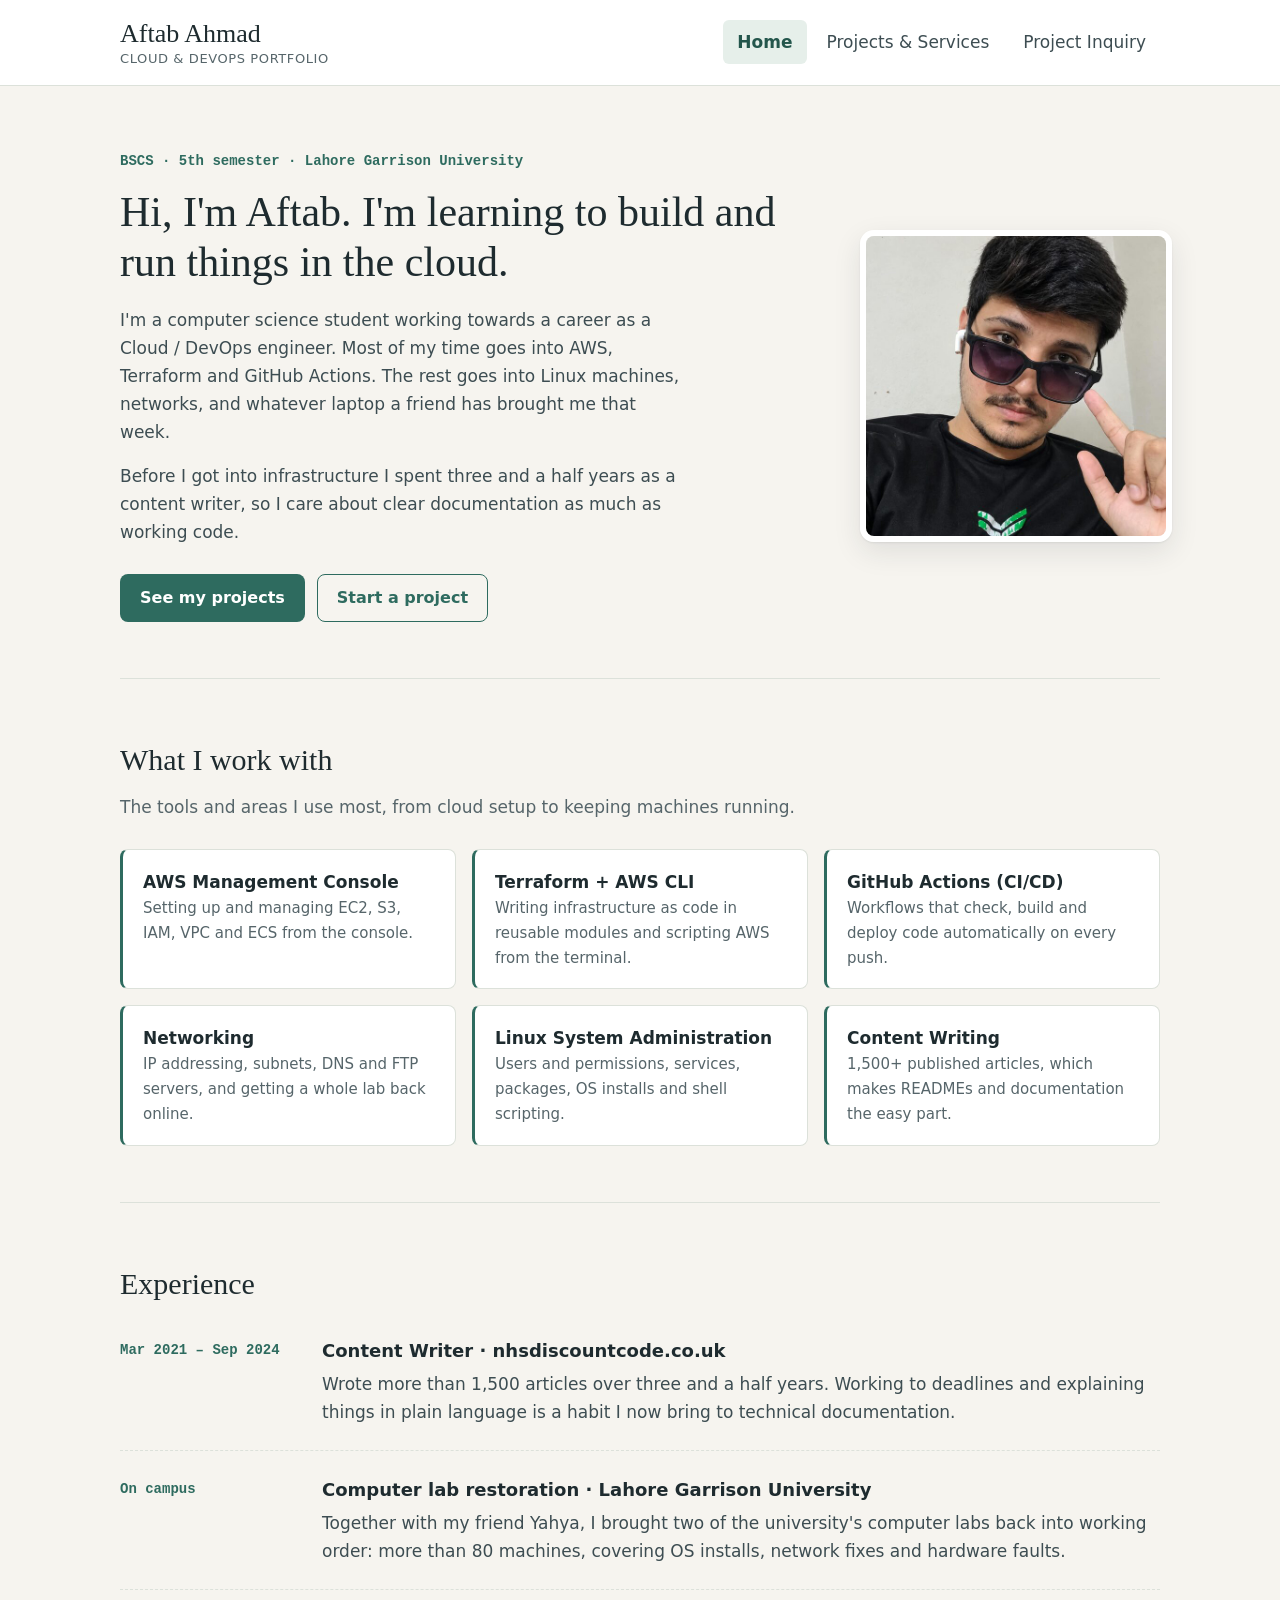
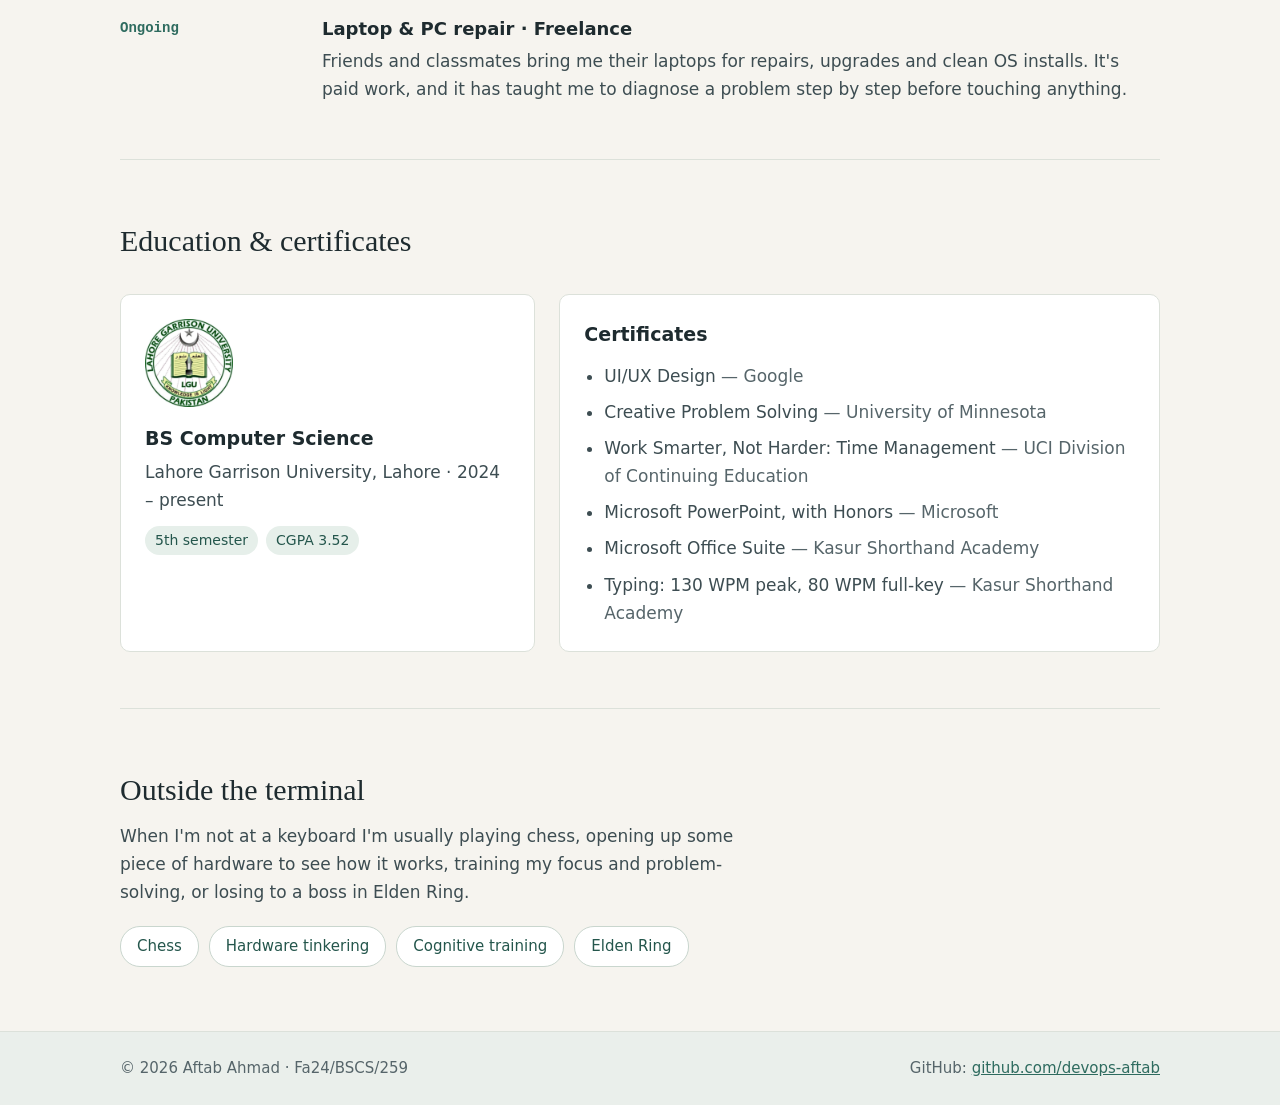
<file: index.html>
<!doctype html>
<!--
  Page 1: Home
  CSS method used on this page: INLINE CSS only (style attribute on each element).
  There is no <style> element and no linked stylesheet on this page.
-->
<html lang="en">
  <head>
    <meta charset="UTF-8" />
    <meta name="viewport" content="width=device-width, initial-scale=1" />
    <meta
      name="description"
      content="Portfolio of Aftab Ahmad, a BSCS student at Lahore Garrison University working towards a career in cloud and DevOps engineering."
    />
    <title>Aftab Ahmad | Cloud &amp; DevOps Portfolio</title>
  </head>
  <body
    style="
      margin: 0;
      background-color: #f6f4ef;
      color: #1e2b2f;
      font-family:
        &quot;Segoe UI&quot;,
        system-ui,
        -apple-system,
        Roboto,
        &quot;Helvetica Neue&quot;,
        Arial,
        sans-serif;
      font-size: 17px;
      line-height: 1.65;
    "
  >
    <!-- ===== Site header: website title and main navigation ===== -->
    <header style="background-color: #ffffff; border-bottom: 1px solid #dce1da">
      <div
        style="
          max-width: 1040px;
          margin: 0 auto;
          padding: 18px 24px;
          display: flex;
          flex-wrap: wrap;
          align-items: center;
          justify-content: space-between;
          gap: 12px 32px;
        "
      >
        <h1
          style="
            margin: 0;
            font-family:
              Georgia, &quot;Iowan Old Style&quot;,
              &quot;Palatino Linotype&quot;, serif;
            font-size: 26px;
            font-weight: normal;
            line-height: 1.2;
            color: #1e2b2f;
          "
        >
          Aftab Ahmad
          <span
            style="
              display: block;
              margin-top: 2px;
              font-family:
                &quot;Segoe UI&quot;,
                system-ui,
                -apple-system,
                Roboto,
                Arial,
                sans-serif;
              font-size: 13px;
              letter-spacing: 0.6px;
              text-transform: uppercase;
              color: #56656a;
            "
            >Cloud &amp; DevOps Portfolio</span
          >
        </h1>

        <!-- Navigation links to all three pages (relative paths) -->
        <nav aria-label="Main navigation">
          <ul
            style="
              list-style: none;
              margin: 0;
              padding: 0;
              display: flex;
              flex-wrap: wrap;
              gap: 6px;
            "
          >
            <li>
              <a
                href="index.html"
                aria-current="page"
                style="
                  display: inline-block;
                  padding: 8px 14px;
                  border-radius: 6px;
                  background-color: #e6efea;
                  color: #24564c;
                  font-weight: 600;
                  text-decoration: none;
                "
                >Home</a
              >
            </li>
            <li>
              <a
                href="information.html"
                style="
                  display: inline-block;
                  padding: 8px 14px;
                  border-radius: 6px;
                  color: #3d4d52;
                  text-decoration: none;
                "
                >Projects &amp; Services</a
              >
            </li>
            <li>
              <a
                href="registration.html"
                style="
                  display: inline-block;
                  padding: 8px 14px;
                  border-radius: 6px;
                  color: #3d4d52;
                  text-decoration: none;
                "
                >Project Inquiry</a
              >
            </li>
          </ul>
        </nav>
      </div>
    </header>

    <!-- ===== Main content ===== -->
    <main style="max-width: 1040px; margin: 0 auto; padding: 0 24px">
      <!-- Section 1: Introduction with profile photo -->
      <section
        id="about"
        style="
          display: flex;
          flex-wrap: wrap;
          align-items: center;
          gap: 40px 56px;
          padding: 64px 0 56px;
          border-bottom: 1px solid #dce1da;
        "
      >
        <div style="flex: 1 1 380px">
          <p
            style="
              margin: 0 0 14px;
              font-family: Consolas, Menlo, &quot;Courier New&quot;, monospace;
              font-size: 14px;
              color: #2e6b5f;
            "
          >
            <strong
              >BSCS &middot; 5th semester &middot; Lahore Garrison
              University</strong
            >
          </p>
          <h2
            style="
              margin: 0 0 18px;
              font-family:
                Georgia, &quot;Iowan Old Style&quot;,
                &quot;Palatino Linotype&quot;, serif;
              font-weight: normal;
              font-size: clamp(30px, 5vw, 42px);
              line-height: 1.2;
              color: #1e2b2f;
            "
          >
            Hi, I'm Aftab. I'm learning to build and run things in the cloud.
          </h2>
          <p style="margin: 0 0 16px; color: #3d4d52; max-width: 560px">
            I'm a computer science student working towards a career as a Cloud /
            DevOps engineer. Most of my time goes into AWS, Terraform and GitHub
            Actions. The rest goes into Linux machines, networks, and whatever
            laptop a friend has brought me that week.
          </p>
          <p style="margin: 0 0 28px; color: #3d4d52; max-width: 560px">
            Before I got into infrastructure I spent three and a half years as a
            content writer, so I care about clear documentation as much as
            working code.
          </p>
          <p style="margin: 0; display: flex; flex-wrap: wrap; gap: 12px">
            <a
              href="information.html"
              style="
                display: inline-block;
                padding: 11px 20px;
                border-radius: 8px;
                background-color: #2e6b5f;
                color: #ffffff;
                text-decoration: none;
                font-weight: 600;
                font-size: 16px;
              "
              >See my projects</a
            >
            <a
              href="registration.html"
              style="
                display: inline-block;
                padding: 10px 19px;
                border-radius: 8px;
                border: 1px solid #2e6b5f;
                color: #2e6b5f;
                text-decoration: none;
                font-weight: 600;
                font-size: 16px;
              "
              >Start a project</a
            >
          </p>
        </div>
        <div style="flex: 0 1 300px">
          <img
            src="images/aftab-ahmad.jpg"
            alt="Portrait of Aftab Ahmad wearing dark sunglasses and a black T-shirt"
            width="300"
            height="300"
            style="
              display: block;
              width: 100%;
              max-width: 300px;
              height: auto;
              border-radius: 14px;
              border: 6px solid #ffffff;
              box-shadow:
                0 1px 2px rgba(30, 43, 47, 0.08),
                0 10px 28px rgba(30, 43, 47, 0.1);
            "
          />
        </div>
      </section>

      <!-- Section 2: Skills list (unordered list with six items) -->
      <section
        id="skills"
        style="padding: 56px 0; border-bottom: 1px solid #dce1da"
      >
        <h2
          style="
            margin: 0 0 8px;
            font-family:
              Georgia, &quot;Iowan Old Style&quot;,
              &quot;Palatino Linotype&quot;, serif;
            font-weight: normal;
            font-size: 30px;
            color: #1e2b2f;
          "
        >
          What I work with
        </h2>
        <p style="margin: 0 0 28px; color: #56656a">
          The tools and areas I use most, from cloud setup to keeping machines
          running.
        </p>
        <ul
          style="
            list-style: none;
            margin: 0;
            padding: 0;
            display: grid;
            grid-template-columns: repeat(auto-fit, minmax(260px, 1fr));
            gap: 16px;
          "
        >
          <li
            style="
              background-color: #ffffff;
              border: 1px solid #dce1da;
              border-left: 3px solid #2e6b5f;
              border-radius: 8px;
              padding: 18px 20px;
            "
          >
            <strong style="display: block; font-weight: 600; color: #1e2b2f"
              >AWS Management Console</strong
            >
            <span style="display: block; font-size: 15px; color: #56656a"
              >Setting up and managing EC2, S3, IAM, VPC and ECS from the
              console.</span
            >
          </li>
          <li
            style="
              background-color: #ffffff;
              border: 1px solid #dce1da;
              border-left: 3px solid #2e6b5f;
              border-radius: 8px;
              padding: 18px 20px;
            "
          >
            <strong style="display: block; font-weight: 600; color: #1e2b2f"
              >Terraform + AWS CLI</strong
            >
            <span style="display: block; font-size: 15px; color: #56656a"
              >Writing infrastructure as code in reusable modules and scripting
              AWS from the terminal.</span
            >
          </li>
          <li
            style="
              background-color: #ffffff;
              border: 1px solid #dce1da;
              border-left: 3px solid #2e6b5f;
              border-radius: 8px;
              padding: 18px 20px;
            "
          >
            <strong style="display: block; font-weight: 600; color: #1e2b2f"
              >GitHub Actions (CI/CD)</strong
            >
            <span style="display: block; font-size: 15px; color: #56656a"
              >Workflows that check, build and deploy code automatically on
              every push.</span
            >
          </li>
          <li
            style="
              background-color: #ffffff;
              border: 1px solid #dce1da;
              border-left: 3px solid #2e6b5f;
              border-radius: 8px;
              padding: 18px 20px;
            "
          >
            <strong style="display: block; font-weight: 600; color: #1e2b2f"
              >Networking</strong
            >
            <span style="display: block; font-size: 15px; color: #56656a"
              >IP addressing, subnets, DNS and FTP servers, and getting a whole
              lab back online.</span
            >
          </li>
          <li
            style="
              background-color: #ffffff;
              border: 1px solid #dce1da;
              border-left: 3px solid #2e6b5f;
              border-radius: 8px;
              padding: 18px 20px;
            "
          >
            <strong style="display: block; font-weight: 600; color: #1e2b2f"
              >Linux System Administration</strong
            >
            <span style="display: block; font-size: 15px; color: #56656a"
              >Users and permissions, services, packages, OS installs and shell
              scripting.</span
            >
          </li>
          <li
            style="
              background-color: #ffffff;
              border: 1px solid #dce1da;
              border-left: 3px solid #2e6b5f;
              border-radius: 8px;
              padding: 18px 20px;
            "
          >
            <strong style="display: block; font-weight: 600; color: #1e2b2f"
              >Content Writing</strong
            >
            <span style="display: block; font-size: 15px; color: #56656a"
              >1,500+ published articles, which makes READMEs and documentation
              the easy part.</span
            >
          </li>
        </ul>
      </section>

      <!-- Section 3: Work and hands-on experience -->
      <section
        id="experience"
        style="padding: 56px 0; border-bottom: 1px solid #dce1da"
      >
        <h2
          style="
            margin: 0 0 28px;
            font-family:
              Georgia, &quot;Iowan Old Style&quot;,
              &quot;Palatino Linotype&quot;, serif;
            font-weight: normal;
            font-size: 30px;
            color: #1e2b2f;
          "
        >
          Experience
        </h2>
        <ul style="list-style: none; margin: 0; padding: 0">
          <li
            style="
              display: flex;
              flex-wrap: wrap;
              gap: 4px 32px;
              padding: 0 0 24px;
              margin: 0 0 24px;
              border-bottom: 1px dashed #dce1da;
            "
          >
            <span
              style="
                flex: 0 0 170px;
                font-family:
                  Consolas, Menlo, &quot;Courier New&quot;, monospace;
                font-size: 14px;
                color: #2e6b5f;
                padding-top: 3px;
              "
              ><strong>Mar 2021 &ndash; Sep 2024</strong></span
            >
            <div style="flex: 1 1 400px">
              <h3
                style="
                  margin: 0 0 4px;
                  font-size: 18px;
                  font-weight: 600;
                  color: #1e2b2f;
                "
              >
                Content Writer &middot; nhsdiscountcode.co.uk
              </h3>
              <p style="margin: 0; color: #3d4d52">
                Wrote more than 1,500 articles over three and a half years.
                Working to deadlines and explaining things in plain language is
                a habit I now bring to technical documentation.
              </p>
            </div>
          </li>
          <li
            style="
              display: flex;
              flex-wrap: wrap;
              gap: 4px 32px;
              padding: 0 0 24px;
              margin: 0 0 24px;
              border-bottom: 1px dashed #dce1da;
            "
          >
            <span
              style="
                flex: 0 0 170px;
                font-family:
                  Consolas, Menlo, &quot;Courier New&quot;, monospace;
                font-size: 14px;
                color: #2e6b5f;
                padding-top: 3px;
              "
              ><strong>On campus</strong></span
            >
            <div style="flex: 1 1 400px">
              <h3
                style="
                  margin: 0 0 4px;
                  font-size: 18px;
                  font-weight: 600;
                  color: #1e2b2f;
                "
              >
                Computer lab restoration &middot; Lahore Garrison University
              </h3>
              <p style="margin: 0; color: #3d4d52">
                Together with my friend Yahya, I brought two of the university's
                computer labs back into working order: more than 80 machines,
                covering OS installs, network fixes and hardware faults.
              </p>
            </div>
          </li>
          <li style="display: flex; flex-wrap: wrap; gap: 4px 32px">
            <span
              style="
                flex: 0 0 170px;
                font-family:
                  Consolas, Menlo, &quot;Courier New&quot;, monospace;
                font-size: 14px;
                color: #2e6b5f;
                padding-top: 3px;
              "
              ><strong>Ongoing</strong></span
            >
            <div style="flex: 1 1 400px">
              <h3
                style="
                  margin: 0 0 4px;
                  font-size: 18px;
                  font-weight: 600;
                  color: #1e2b2f;
                "
              >
                Laptop &amp; PC repair &middot; Freelance
              </h3>
              <p style="margin: 0; color: #3d4d52">
                Friends and classmates bring me their laptops for repairs,
                upgrades and clean OS installs. It's paid work, and it has
                taught me to diagnose a problem step by step before touching
                anything.
              </p>
            </div>
          </li>
        </ul>
      </section>

      <!-- Section 4: Education and certificates -->
      <section
        id="education"
        style="padding: 56px 0; border-bottom: 1px solid #dce1da"
      >
        <h2
          style="
            margin: 0 0 28px;
            font-family:
              Georgia, &quot;Iowan Old Style&quot;,
              &quot;Palatino Linotype&quot;, serif;
            font-weight: normal;
            font-size: 30px;
            color: #1e2b2f;
          "
        >
          Education &amp; certificates
        </h2>
        <div style="display: flex; flex-wrap: wrap; gap: 24px">
          <!-- Education card with university crest -->
          <div
            style="
              flex: 1 1 300px;
              background-color: #ffffff;
              border: 1px solid #dce1da;
              border-radius: 10px;
              padding: 24px;
            "
          >
            <img
              src="images/lgu-logo.png"
              alt="Lahore Garrison University crest with an open book, a pen nib and the motto Knowledge is Light"
              width="88"
              height="88"
              style="
                display: block;
                width: 88px;
                height: 88px;
                margin: 0 0 16px;
              "
            />
            <h3
              style="
                margin: 0 0 4px;
                font-size: 19px;
                font-weight: 600;
                color: #1e2b2f;
              "
            >
              BS Computer Science
            </h3>
            <p style="margin: 0 0 12px; color: #3d4d52">
              Lahore Garrison University, Lahore &middot; 2024 &ndash; present
            </p>
            <p style="margin: 0; display: flex; flex-wrap: wrap; gap: 8px">
              <span
                style="
                  display: inline-block;
                  padding: 3px 10px;
                  border-radius: 20px;
                  background-color: #e6efea;
                  color: #24564c;
                  font-size: 14px;
                "
                >5th semester</span
              >
              <span
                style="
                  display: inline-block;
                  padding: 3px 10px;
                  border-radius: 20px;
                  background-color: #e6efea;
                  color: #24564c;
                  font-size: 14px;
                "
                >CGPA 3.52</span
              >
            </p>
          </div>

          <!-- Certificates list -->
          <div
            style="
              flex: 2 1 420px;
              background-color: #ffffff;
              border: 1px solid #dce1da;
              border-radius: 10px;
              padding: 24px;
            "
          >
            <h3
              style="
                margin: 0 0 12px;
                font-size: 19px;
                font-weight: 600;
                color: #1e2b2f;
              "
            >
              Certificates
            </h3>
            <ul style="margin: 0; padding: 0 0 0 20px; color: #3d4d52">
              <li style="margin: 0 0 8px">
                UI/UX Design <span style="color: #56656a">&mdash; Google</span>
              </li>
              <li style="margin: 0 0 8px">
                Creative Problem Solving
                <span style="color: #56656a"
                  >&mdash; University of Minnesota</span
                >
              </li>
              <li style="margin: 0 0 8px">
                Work Smarter, Not Harder: Time Management
                <span style="color: #56656a"
                  >&mdash; UCI Division of Continuing Education</span
                >
              </li>
              <li style="margin: 0 0 8px">
                Microsoft PowerPoint, with Honors
                <span style="color: #56656a">&mdash; Microsoft</span>
              </li>
              <li style="margin: 0 0 8px">
                Microsoft Office Suite
                <span style="color: #56656a"
                  >&mdash; Kasur Shorthand Academy</span
                >
              </li>
              <li style="margin: 0">
                Typing: 130 WPM peak, 80 WPM full-key
                <span style="color: #56656a"
                  >&mdash; Kasur Shorthand Academy</span
                >
              </li>
            </ul>
          </div>
        </div>
      </section>

      <!-- Section 5: Hobbies -->
      <section id="hobbies" style="padding: 56px 0 64px">
        <h2
          style="
            margin: 0 0 8px;
            font-family:
              Georgia, &quot;Iowan Old Style&quot;,
              &quot;Palatino Linotype&quot;, serif;
            font-weight: normal;
            font-size: 30px;
            color: #1e2b2f;
          "
        >
          Outside the terminal
        </h2>
        <p style="margin: 0 0 20px; color: #3d4d52; max-width: 620px">
          When I'm not at a keyboard I'm usually playing chess, opening up some
          piece of hardware to see how it works, training my focus and
          problem-solving, or losing to a boss in Elden Ring.
        </p>
        <ul
          style="
            list-style: none;
            margin: 0;
            padding: 0;
            display: flex;
            flex-wrap: wrap;
            gap: 10px;
          "
        >
          <li
            style="
              padding: 7px 16px;
              border: 1px solid #c9d6ce;
              border-radius: 20px;
              background-color: #ffffff;
              color: #24564c;
              font-size: 15px;
            "
          >
            Chess
          </li>
          <li
            style="
              padding: 7px 16px;
              border: 1px solid #c9d6ce;
              border-radius: 20px;
              background-color: #ffffff;
              color: #24564c;
              font-size: 15px;
            "
          >
            Hardware tinkering
          </li>
          <li
            style="
              padding: 7px 16px;
              border: 1px solid #c9d6ce;
              border-radius: 20px;
              background-color: #ffffff;
              color: #24564c;
              font-size: 15px;
            "
          >
            Cognitive training
          </li>
          <li
            style="
              padding: 7px 16px;
              border: 1px solid #c9d6ce;
              border-radius: 20px;
              background-color: #ffffff;
              color: #24564c;
              font-size: 15px;
            "
          >
            Elden Ring
          </li>
        </ul>
      </section>
    </main>

    <!-- ===== Footer: copyright and contact information ===== -->
    <footer
      style="
        background-color: #eaefeb;
        border-top: 1px solid #dce1da;
        color: #56656a;
        font-size: 15px;
      "
    >
      <div
        style="
          max-width: 1040px;
          margin: 0 auto;
          padding: 24px;
          display: flex;
          flex-wrap: wrap;
          justify-content: space-between;
          gap: 8px 24px;
        "
      >
        <p style="margin: 0">&copy; 2026 Aftab Ahmad &middot; Fa24/BSCS/259</p>
        <address style="margin: 0; font-style: normal">
          GitHub:
          <a href="https://github.com/devops-aftab" style="color: #2e6b5f"
            >github.com/devops-aftab</a
          >
        </address>
      </div>
    </footer>
  </body>
</html>
</file>
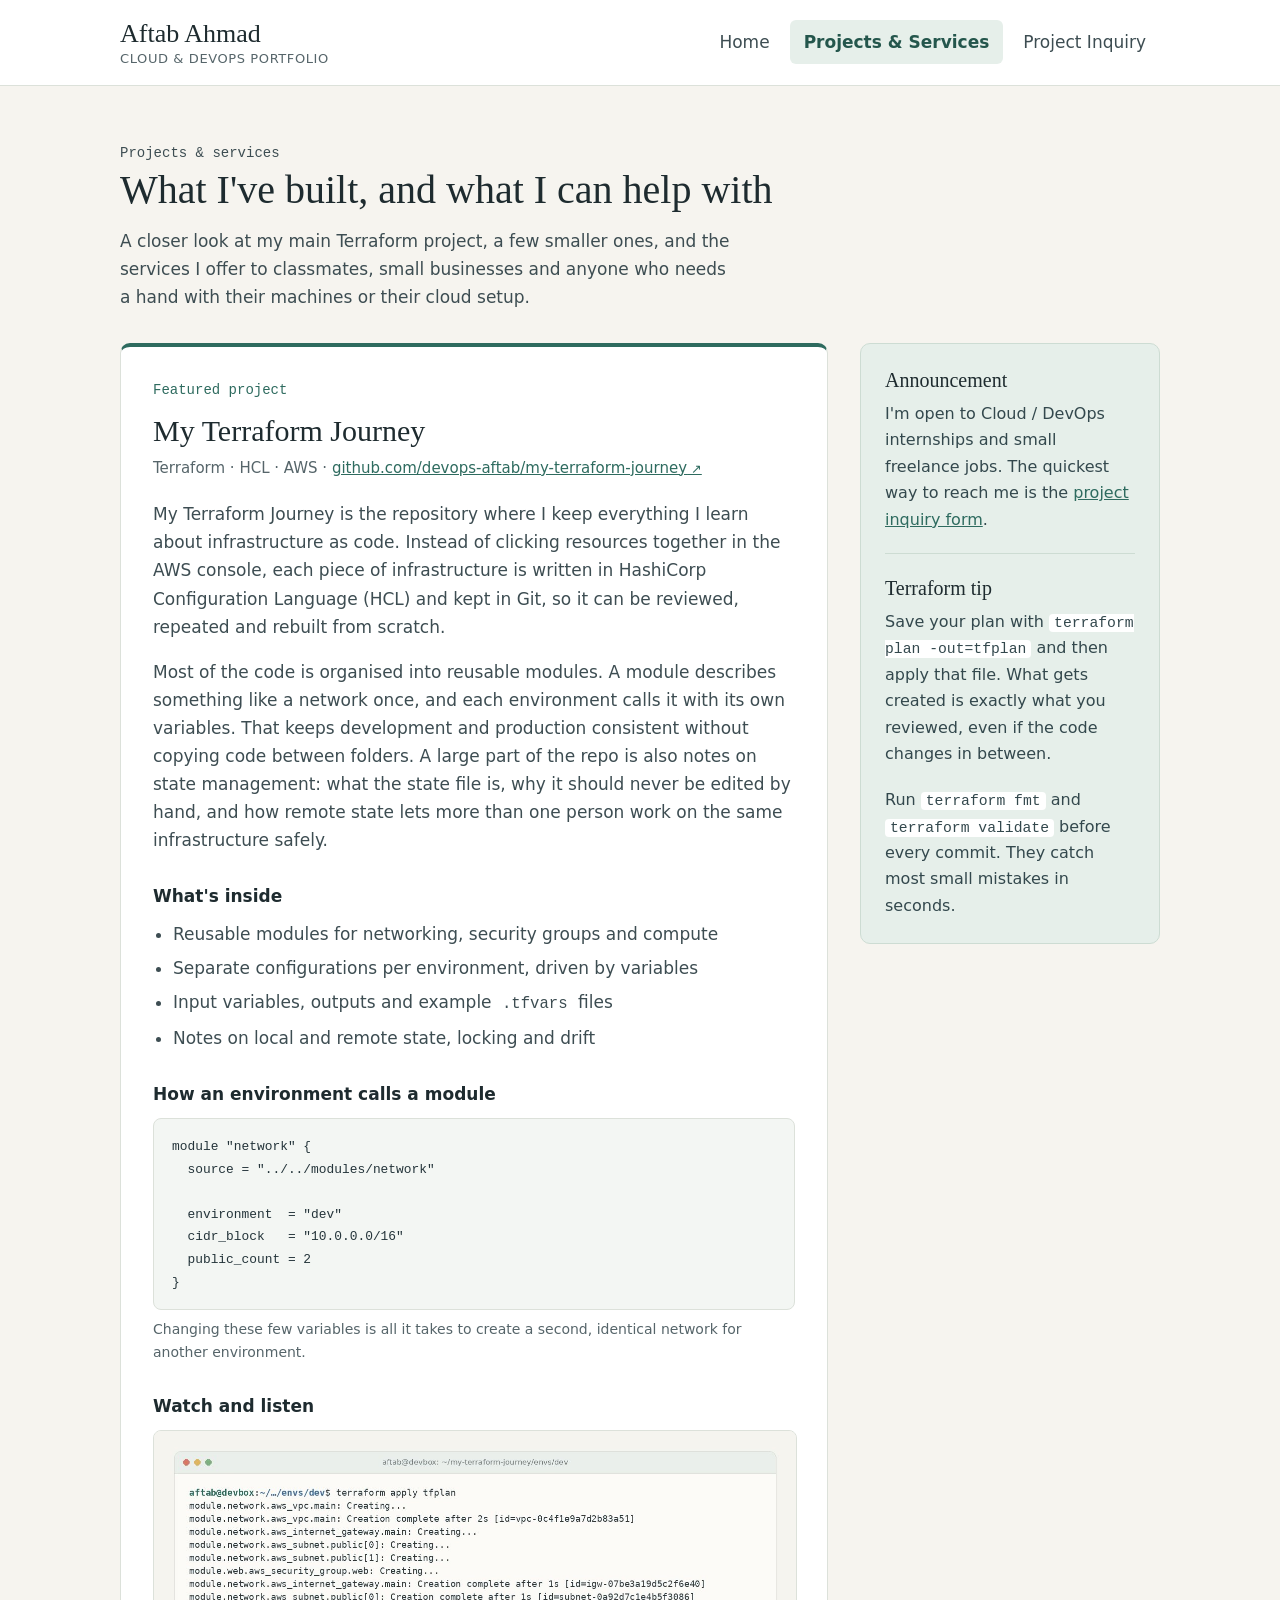
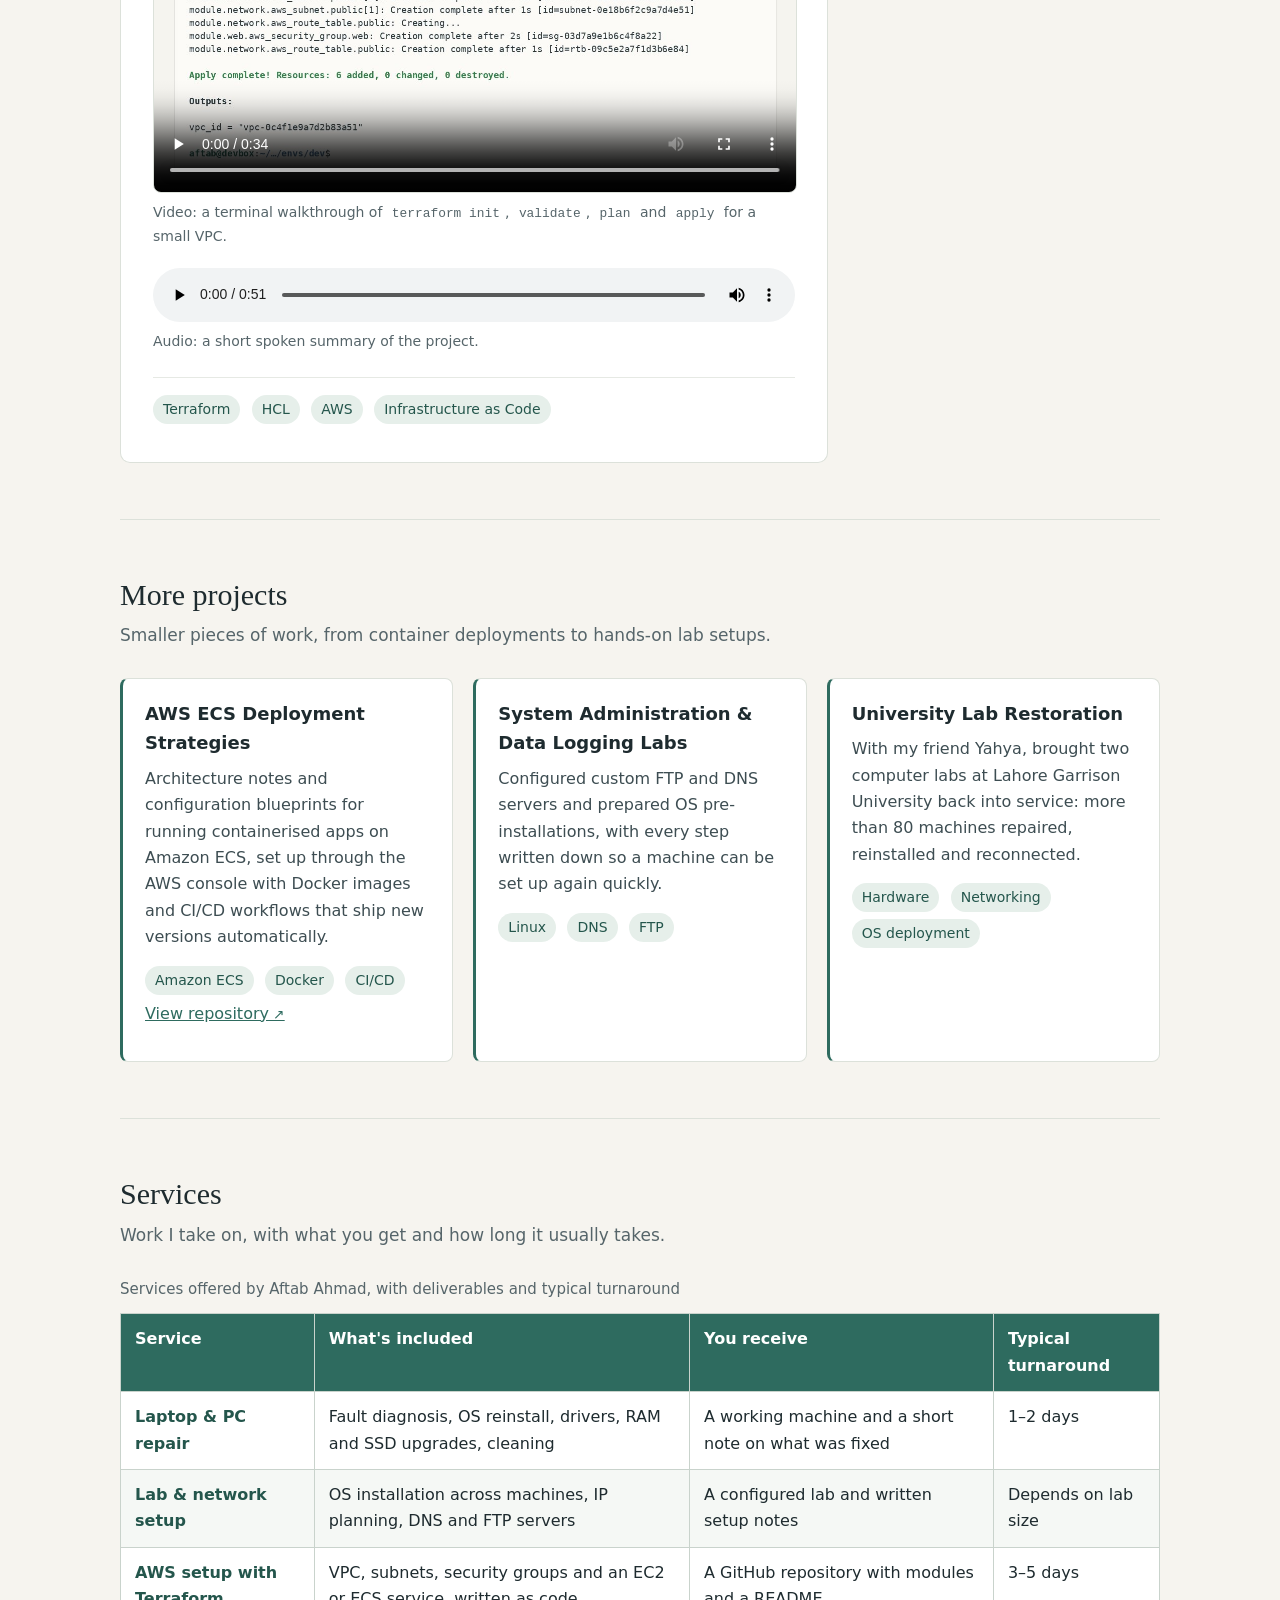
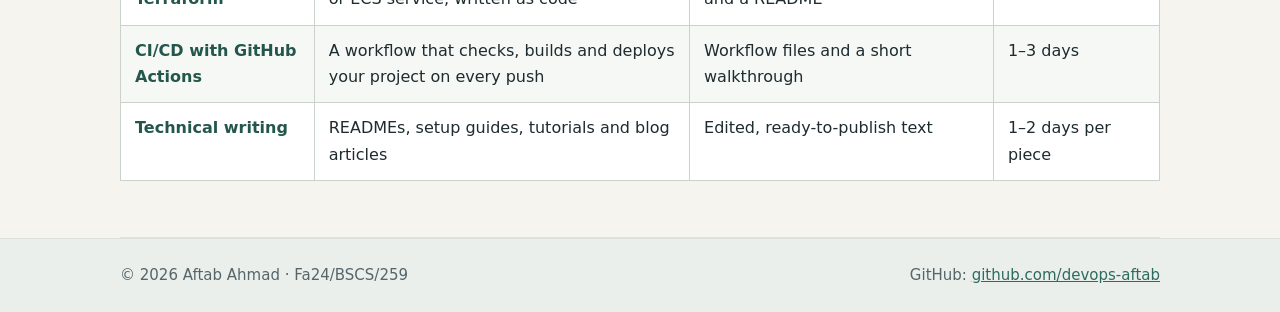
<file: information.html>
<!DOCTYPE html>
<!--
  Page 2: Information (projects and services)
  CSS method used on this page: EMBEDDED CSS only (one <style> element in the <head>).
-->
<html lang="en">
<head>
  <meta charset="UTF-8">
  <meta name="viewport" content="width=device-width, initial-scale=1">
  <meta name="description" content="Projects and services by Aftab Ahmad: Terraform, AWS ECS, Linux system administration, lab setup and laptop repair.">
  <title>Projects &amp; Services | Aftab Ahmad</title>

  <!-- ===== Embedded stylesheet for this page ===== -->
  <style>
    /* ---------- Page base ---------- */

    /* Element selector: base colours and typography for the whole page */
    body {
      margin: 0;
      background-color: #f6f4ef;
      color: #1e2b2f;
      font-family: "Segoe UI", system-ui, -apple-system, Roboto, "Helvetica Neue", Arial, sans-serif;
      font-size: 17px;
      line-height: 1.65;
    }

    /* Element selector: section and article headings use a serif face */
    h2,
    h3 {
      font-family: Georgia, "Iowan Old Style", "Palatino Linotype", serif;
      font-weight: normal;
      color: #1e2b2f;
      line-height: 1.25;
    }

    /* Element selector: links */
    a {
      color: #2e6b5f;
    }

    a:hover {
      color: #1b453d;
    }

    /* Class selector: centred page width shared by header, main and footer */
    .container {
      max-width: 1040px;
      margin: 0 auto;
      padding: 0 24px;
    }

    /* ---------- Site header and navigation ---------- */

    /* Class selector: white header bar with a thin bottom border */
    .site-header {
      background-color: #ffffff;
      border-bottom: 1px solid #dce1da;
    }

    .site-header .container {
      display: flex;
      flex-wrap: wrap;
      align-items: center;
      justify-content: space-between;
      gap: 12px 32px;
      padding-top: 18px;
      padding-bottom: 18px;
    }

    .site-title {
      margin: 0;
      font-family: Georgia, "Iowan Old Style", "Palatino Linotype", serif;
      font-size: 26px;
      font-weight: normal;
      line-height: 1.2;
    }

    .site-title span {
      display: block;
      margin-top: 2px;
      font-family: "Segoe UI", system-ui, -apple-system, Roboto, Arial, sans-serif;
      font-size: 13px;
      letter-spacing: 0.6px;
      text-transform: uppercase;
      color: #56656a;
    }

    nav ul {
      list-style: none;
      margin: 0;
      padding: 0;
      display: flex;
      flex-wrap: wrap;
      gap: 6px;
    }

    nav a {
      display: inline-block;
      padding: 8px 14px;
      border-radius: 6px;
      color: #3d4d52;
      text-decoration: none;
    }

    nav a:hover {
      background-color: #eef2ee;
      color: #1e2b2f;
    }

    /* Attribute selector: highlights the link for the page you are on */
    nav a[aria-current="page"] {
      background-color: #e6efea;
      color: #24564c;
      font-weight: 600;
    }

    /* ---------- Page introduction ---------- */

    .page-intro {
      padding: 56px 0 32px;
    }

    .eyebrow {
      margin: 0 0 10px;
      font-family: Consolas, Menlo, "Courier New", monospace;
      font-size: 14px;
      color: #2e6b5f;
    }

    .page-intro h2 {
      margin: 0 0 12px;
      font-size: clamp(30px, 5vw, 40px);
    }

    .page-intro p {
      margin: 0;
      max-width: 620px;
      color: #3d4d52;
    }

    /* ---------- Featured project: article + aside ---------- */

    .layout {
      display: grid;
      grid-template-columns: minmax(0, 1fr) 300px;
      gap: 32px;
      align-items: start;
      padding-bottom: 56px;
      border-bottom: 1px solid #dce1da;
    }

    /* ID selector: the featured project article gets a white card with a sage top border */
    #featured-project {
      background-color: #ffffff;
      border: 1px solid #dce1da;
      border-top: 4px solid #2e6b5f;
      border-radius: 10px;
      padding: 32px;
    }

    article h3 {
      margin: 0 0 6px;
      font-size: 30px;
    }

    article h4 {
      margin: 28px 0 10px;
      font-size: 17px;
      font-weight: 600;
      color: #1e2b2f;
    }

    article p {
      color: #3d4d52;
    }

    article ul {
      margin: 0;
      padding-left: 20px;
      color: #3d4d52;
    }

    article li {
      margin-bottom: 6px;
    }

    .meta {
      margin: 0 0 20px;
      font-size: 15px;
      color: #56656a;
    }

    /* Code sample inside the article */
    pre {
      margin: 0;
      padding: 16px 18px;
      overflow-x: auto;
      background-color: #f3f6f3;
      border: 1px solid #dce1da;
      border-radius: 8px;
      font-family: Consolas, Menlo, "Courier New", monospace;
      font-size: 14px;
      line-height: 1.6;
      color: #24343a;
    }

    figure {
      margin: 0 0 20px;
    }

    figcaption {
      margin-top: 8px;
      font-size: 14px;
      color: #56656a;
    }

    video {
      display: block;
      width: 100%;
      height: auto;
      border-radius: 8px;
      border: 1px solid #dce1da;
      background-color: #fbfaf7;
    }

    audio {
      display: block;
      width: 100%;
    }

    /* Class selector: small rounded labels for technologies */
    .tag {
      display: inline-block;
      margin: 0 6px 6px 0;
      padding: 3px 10px;
      border-radius: 20px;
      background-color: #e6efea;
      color: #24564c;
      font-size: 14px;
    }

    .article-footer {
      margin-top: 24px;
      padding-top: 16px;
      border-top: 1px solid #e6e9e4;
    }

    /* Attribute selector: links that open in a new tab get an arrow after them */
    a[target="_blank"]::after {
      content: " \2197";
      font-size: 0.85em;
    }

    /* Element selector: the aside sits next to the article as a soft-tinted panel */
    aside {
      background-color: #e6efea;
      border: 1px solid #cddcd3;
      border-radius: 10px;
      padding: 24px;
      font-size: 16px;
    }

    aside h3 {
      margin: 0 0 8px;
      font-size: 20px;
    }

    aside p {
      margin: 0 0 20px;
      color: #33484d;
    }

    aside p:last-child {
      margin-bottom: 0;
    }

    /* Class selector: the announcement block inside the aside */
    .notice {
      margin-bottom: 22px;
      padding-bottom: 20px;
      border-bottom: 1px solid #cddcd3;
    }

    aside code,
    article code {
      font-family: Consolas, Menlo, "Courier New", monospace;
      font-size: 0.92em;
      background-color: #ffffff;
      padding: 1px 5px;
      border-radius: 4px;
    }

    pre code {
      padding: 0;
      background: none;
    }

    /* ---------- More projects ---------- */

    .block {
      padding: 56px 0;
      border-bottom: 1px solid #dce1da;
    }

    .block > h3 {
      margin: 0 0 8px;
      font-size: 30px;
    }

    .block-intro {
      margin: 0 0 28px;
      color: #56656a;
    }

    .project-grid {
      display: grid;
      grid-template-columns: repeat(auto-fit, minmax(260px, 1fr));
      gap: 20px;
    }

    /* Class selector: cards for the smaller projects */
    .project-card {
      background-color: #ffffff;
      border: 1px solid #dce1da;
      border-left: 3px solid #2e6b5f;
      border-radius: 8px;
      padding: 20px 22px;
    }

    .project-card h4 {
      margin: 0 0 8px;
      font-size: 18px;
      font-weight: 600;
      color: #1e2b2f;
    }

    .project-card p {
      margin: 0 0 14px;
      font-size: 16px;
      color: #3d4d52;
    }

    /* ---------- Services table ---------- */

    .table-wrap {
      overflow-x: auto;
    }

    /* Element selector: table with collapsed, visible borders */
    table {
      width: 100%;
      min-width: 640px;
      border-collapse: collapse;
      background-color: #ffffff;
      border: 1px solid #c9d3cc;
      font-size: 16px;
    }

    caption {
      caption-side: top;
      text-align: left;
      padding-bottom: 12px;
      font-size: 15px;
      color: #56656a;
    }

    th,
    td {
      border: 1px solid #c9d3cc;
      padding: 12px 14px;
      text-align: left;
      vertical-align: top;
    }

    /* Header cells: distinct sage background */
    thead th {
      background-color: #2e6b5f;
      color: #ffffff;
      font-weight: 600;
    }

    tbody tr:nth-child(even) {
      background-color: #f5f8f5;
    }

    /* Attribute selector: the first cell in each row is a row header */
    th[scope="row"] {
      font-weight: 600;
      color: #24564c;
    }

    /* ---------- Footer ---------- */

    .site-footer {
      background-color: #eaefeb;
      border-top: 1px solid #dce1da;
      color: #56656a;
      font-size: 15px;
    }

    .site-footer .container {
      display: flex;
      flex-wrap: wrap;
      justify-content: space-between;
      gap: 8px 24px;
      padding-top: 24px;
      padding-bottom: 24px;
    }

    .site-footer p,
    .site-footer address {
      margin: 0;
      font-style: normal;
    }

    /* ---------- Smaller screens ---------- */
    @media (max-width: 860px) {
      .layout {
        grid-template-columns: 1fr;
      }

      #featured-project {
        padding: 24px 20px;
      }
    }
  </style>
</head>
<body>

  <!-- ===== Site header: website title and main navigation ===== -->
  <header class="site-header">
    <div class="container">
      <h1 class="site-title">Aftab Ahmad <span>Cloud &amp; DevOps Portfolio</span></h1>

      <!-- Navigation links to all three pages -->
      <nav aria-label="Main navigation">
        <ul>
          <li><a href="index.html">Home</a></li>
          <li><a href="information.html" aria-current="page">Projects &amp; Services</a></li>
          <li><a href="registration.html">Project Inquiry</a></li>
        </ul>
      </nav>
    </div>
  </header>

  <!-- ===== Main content ===== -->
  <main class="container">

    <!-- Page introduction -->
    <div class="page-intro">
      <p class="eyebrow">Projects &amp; services</p>
      <h2>What I've built, and what I can help with</h2>
      <p>A closer look at my main Terraform project, a few smaller ones, and the services I offer to classmates, small businesses and anyone who needs a hand with their machines or their cloud setup.</p>
    </div>

    <!-- Featured project (article) with related information (aside) -->
    <div class="layout">

      <!-- Article: a self-contained description of one project -->
      <article id="featured-project">
        <p class="eyebrow">Featured project</p>
        <h3>My Terraform Journey</h3>
        <p class="meta">Terraform &middot; HCL &middot; AWS &middot; <a href="https://github.com/devops-aftab/my-terraform-journey" target="_blank" rel="noopener">github.com/devops-aftab/my-terraform-journey</a></p>

        <p>My Terraform Journey is the repository where I keep everything I learn about infrastructure as code. Instead of clicking resources together in the AWS console, each piece of infrastructure is written in HashiCorp Configuration Language (HCL) and kept in Git, so it can be reviewed, repeated and rebuilt from scratch.</p>
        <p>Most of the code is organised into reusable modules. A module describes something like a network once, and each environment calls it with its own variables. That keeps development and production consistent without copying code between folders. A large part of the repo is also notes on state management: what the state file is, why it should never be edited by hand, and how remote state lets more than one person work on the same infrastructure safely.</p>

        <h4>What's inside</h4>
        <ul>
          <li>Reusable modules for networking, security groups and compute</li>
          <li>Separate configurations per environment, driven by variables</li>
          <li>Input variables, outputs and example <code>.tfvars</code> files</li>
          <li>Notes on local and remote state, locking and drift</li>
        </ul>

        <h4>How an environment calls a module</h4>
        <figure>
          <pre><code>module "network" {
  source = "../../modules/network"

  environment  = "dev"
  cidr_block   = "10.0.0.0/16"
  public_count = 2
}</code></pre>
          <figcaption>Changing these few variables is all it takes to create a second, identical network for another environment.</figcaption>
        </figure>

        <h4>Watch and listen</h4>
        <!-- Video clip with playback controls and fallback text -->
        <figure>
          <video controls preload="metadata" width="640" height="360" poster="media/terraform-demo-poster.jpg">
            <source src="media/terraform-demo.mp4" type="video/mp4">
            <source src="media/terraform-demo.webm" type="video/webm">
            <p>Your browser does not support HTML video. You can <a href="media/terraform-demo.mp4">download the terminal walkthrough (MP4)</a> instead.</p>
          </video>
          <figcaption>Video: a terminal walkthrough of <code>terraform init</code>, <code>validate</code>, <code>plan</code> and <code>apply</code> for a small VPC.</figcaption>
        </figure>

        <!-- Audio clip with playback controls and fallback text -->
        <figure>
          <audio controls preload="metadata">
            <source src="media/project-summary.mp3" type="audio/mpeg">
            Your browser does not support the audio element. You can <a href="media/project-summary.mp3">download the audio summary (MP3)</a> instead.
          </audio>
          <figcaption>Audio: a short spoken summary of the project.</figcaption>
        </figure>

        <footer class="article-footer">
          <span class="tag">Terraform</span>
          <span class="tag">HCL</span>
          <span class="tag">AWS</span>
          <span class="tag">Infrastructure as Code</span>
        </footer>
      </article>

      <!-- Aside: related information next to the article -->
      <aside aria-label="Announcement and tip">
        <div class="notice">
          <h3>Announcement</h3>
          <p>I'm open to Cloud / DevOps internships and small freelance jobs. The quickest way to reach me is the <a href="registration.html">project inquiry form</a>.</p>
        </div>
        <h3>Terraform tip</h3>
        <p>Save your plan with <code>terraform plan -out=tfplan</code> and then apply that file. What gets created is exactly what you reviewed, even if the code changes in between.</p>
        <p>Run <code>terraform fmt</code> and <code>terraform validate</code> before every commit. They catch most small mistakes in seconds.</p>
      </aside>
    </div>

    <!-- More projects -->
    <section class="block" aria-labelledby="more-projects-title">
      <h3 id="more-projects-title">More projects</h3>
      <p class="block-intro">Smaller pieces of work, from container deployments to hands-on lab setups.</p>
      <div class="project-grid">
        <article class="project-card">
          <h4>AWS ECS Deployment Strategies</h4>
          <p>Architecture notes and configuration blueprints for running containerised apps on Amazon ECS, set up through the AWS console with Docker images and CI/CD workflows that ship new versions automatically.</p>
          <span class="tag">Amazon ECS</span>
          <span class="tag">Docker</span>
          <span class="tag">CI/CD</span>
          <p><a href="https://github.com/devops-aftab/aws-ecs-deployment-strategies" target="_blank" rel="noopener">View repository</a></p>
        </article>
        <article class="project-card">
          <h4>System Administration &amp; Data Logging Labs</h4>
          <p>Configured custom FTP and DNS servers and prepared OS pre-installations, with every step written down so a machine can be set up again quickly.</p>
          <span class="tag">Linux</span>
          <span class="tag">DNS</span>
          <span class="tag">FTP</span>
        </article>
        <article class="project-card">
          <h4>University Lab Restoration</h4>
          <p>With my friend Yahya, brought two computer labs at Lahore Garrison University back into service: more than 80 machines repaired, reinstalled and reconnected.</p>
          <span class="tag">Hardware</span>
          <span class="tag">Networking</span>
          <span class="tag">OS deployment</span>
        </article>
      </div>
    </section>

    <!-- Services table -->
    <section class="block" aria-labelledby="services-title">
      <h3 id="services-title">Services</h3>
      <p class="block-intro">Work I take on, with what you get and how long it usually takes.</p>
      <div class="table-wrap">
        <table>
          <caption>Services offered by Aftab Ahmad, with deliverables and typical turnaround</caption>
          <thead>
            <tr>
              <th scope="col">Service</th>
              <th scope="col">What's included</th>
              <th scope="col">You receive</th>
              <th scope="col">Typical turnaround</th>
            </tr>
          </thead>
          <tbody>
            <tr>
              <th scope="row">Laptop &amp; PC repair</th>
              <td>Fault diagnosis, OS reinstall, drivers, RAM and SSD upgrades, cleaning</td>
              <td>A working machine and a short note on what was fixed</td>
              <td>1&ndash;2 days</td>
            </tr>
            <tr>
              <th scope="row">Lab &amp; network setup</th>
              <td>OS installation across machines, IP planning, DNS and FTP servers</td>
              <td>A configured lab and written setup notes</td>
              <td>Depends on lab size</td>
            </tr>
            <tr>
              <th scope="row">AWS setup with Terraform</th>
              <td>VPC, subnets, security groups and an EC2 or ECS service, written as code</td>
              <td>A GitHub repository with modules and a README</td>
              <td>3&ndash;5 days</td>
            </tr>
            <tr>
              <th scope="row">CI/CD with GitHub Actions</th>
              <td>A workflow that checks, builds and deploys your project on every push</td>
              <td>Workflow files and a short walkthrough</td>
              <td>1&ndash;3 days</td>
            </tr>
            <tr>
              <th scope="row">Technical writing</th>
              <td>READMEs, setup guides, tutorials and blog articles</td>
              <td>Edited, ready-to-publish text</td>
              <td>1&ndash;2 days per piece</td>
            </tr>
          </tbody>
        </table>
      </div>
    </section>

  </main>

  <!-- ===== Footer: copyright and contact information ===== -->
  <footer class="site-footer">
    <div class="container">
      <p>&copy; 2026 Aftab Ahmad &middot; Fa24/BSCS/259</p>
      <address>GitHub: <a href="https://github.com/devops-aftab">github.com/devops-aftab</a></address>
    </div>
  </footer>

</body>
</html>
</file>
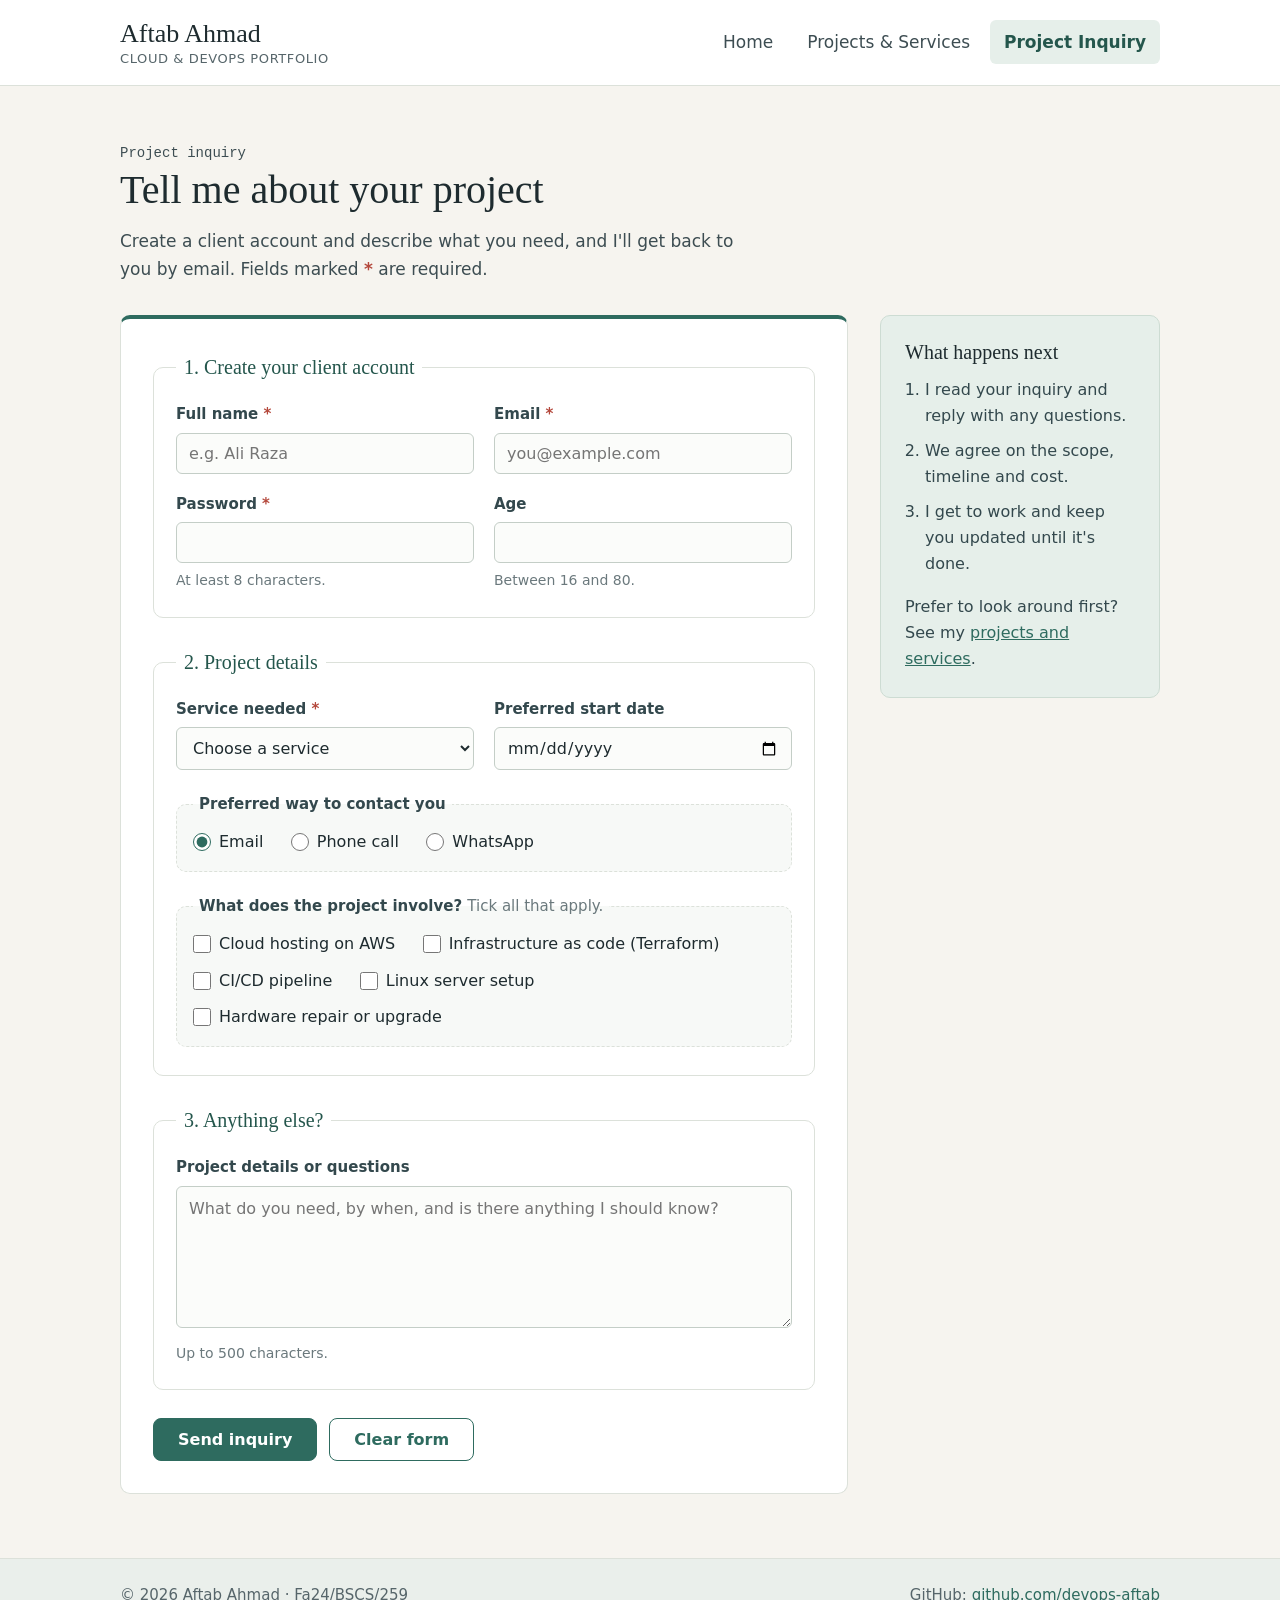
<file: registration.html>
<!DOCTYPE html>
<!--
  Page 3: Form (project inquiry with client account creation)
  CSS method used on this page: EXTERNAL CSS only (linked file style.css).
-->
<html lang="en">
<head>
  <meta charset="UTF-8">
  <meta name="viewport" content="width=device-width, initial-scale=1">
  <meta name="description" content="Send Aftab Ahmad a project inquiry for laptop repair, lab setup, AWS, Terraform, CI/CD or technical writing.">
  <title>Project Inquiry | Aftab Ahmad</title>

  <!-- External stylesheet: all styling for this page lives in style.css -->
  <link rel="stylesheet" href="style.css">
</head>
<body>

  <!-- ===== Site header: website title and main navigation ===== -->
  <header class="site-header">
    <div class="container">
      <h1 class="site-title">Aftab Ahmad <span>Cloud &amp; DevOps Portfolio</span></h1>

      <!-- Navigation links to all three pages -->
      <nav aria-label="Main navigation">
        <ul>
          <li><a href="index.html">Home</a></li>
          <li><a href="information.html">Projects &amp; Services</a></li>
          <li><a href="registration.html" aria-current="page">Project Inquiry</a></li>
        </ul>
      </nav>
    </div>
  </header>

  <!-- ===== Main content ===== -->
  <main class="container">

    <!-- Page introduction -->
    <div class="page-intro">
      <p class="eyebrow">Project inquiry</p>
      <h2>Tell me about your project</h2>
      <p>Create a client account and describe what you need, and I'll get back to you by email. Fields marked <span class="req">*</span> are required.</p>
    </div>

    <div class="form-layout">

      <!-- ===== Inquiry form ===== -->
      <form id="inquiry-form" action="registration.html" method="get">

        <!-- Group 1: account creation (includes the password field) -->
        <fieldset>
          <legend>1. Create your client account</legend>

          <div class="field-row">
            <div class="field">
              <label for="full-name">Full name <span class="req">*</span></label>
              <input type="text" id="full-name" name="full_name" placeholder="e.g. Ali Raza" autocomplete="name" required>
            </div>

            <div class="field">
              <label for="email">Email <span class="req">*</span></label>
              <input type="email" id="email" name="email" placeholder="you@example.com" autocomplete="email" required>
            </div>
          </div>

          <div class="field-row">
            <div class="field">
              <label for="password">Password <span class="req">*</span></label>
              <input type="password" id="password" name="password" minlength="8" autocomplete="new-password" aria-describedby="password-hint" required>
              <p class="hint" id="password-hint">At least 8 characters.</p>
            </div>

            <div class="field">
              <label for="age">Age</label>
              <input type="number" id="age" name="age" min="16" max="80" step="1" aria-describedby="age-hint">
              <p class="hint" id="age-hint">Between 16 and 80.</p>
            </div>
          </div>
        </fieldset>

        <!-- Group 2: what the project is about -->
        <fieldset>
          <legend>2. Project details</legend>

          <div class="field-row">
            <div class="field">
              <label for="service">Service needed <span class="req">*</span></label>
              <select id="service" name="service" required>
                <option value="" disabled selected>Choose a service</option>
                <option value="laptop-repair">Laptop or PC repair</option>
                <option value="lab-setup">Lab or network setup</option>
                <option value="aws-terraform">AWS setup with Terraform</option>
                <option value="cicd">CI/CD with GitHub Actions</option>
                <option value="technical-writing">Technical writing</option>
              </select>
            </div>

            <div class="field">
              <label for="preferred-date">Preferred start date</label>
              <input type="date" id="preferred-date" name="preferred_date">
            </div>
          </div>

          <!-- Radio group: only one contact method can be selected -->
          <fieldset class="choice-group">
            <legend>Preferred way to contact you</legend>
            <div class="choice">
              <input type="radio" id="contact-email" name="contact_method" value="email" checked>
              <label for="contact-email">Email</label>
            </div>
            <div class="choice">
              <input type="radio" id="contact-phone" name="contact_method" value="phone">
              <label for="contact-phone">Phone call</label>
            </div>
            <div class="choice">
              <input type="radio" id="contact-whatsapp" name="contact_method" value="whatsapp">
              <label for="contact-whatsapp">WhatsApp</label>
            </div>
          </fieldset>

          <!-- Checkboxes: each one is independent -->
          <fieldset class="choice-group">
            <legend>What does the project involve? <span class="legend-note">Tick all that apply.</span></legend>
            <div class="choice">
              <input type="checkbox" id="involves-aws" name="involves_aws" value="yes">
              <label for="involves-aws">Cloud hosting on AWS</label>
            </div>
            <div class="choice">
              <input type="checkbox" id="involves-terraform" name="involves_terraform" value="yes">
              <label for="involves-terraform">Infrastructure as code (Terraform)</label>
            </div>
            <div class="choice">
              <input type="checkbox" id="involves-cicd" name="involves_cicd" value="yes">
              <label for="involves-cicd">CI/CD pipeline</label>
            </div>
            <div class="choice">
              <input type="checkbox" id="involves-linux" name="involves_linux" value="yes">
              <label for="involves-linux">Linux server setup</label>
            </div>
            <div class="choice">
              <input type="checkbox" id="involves-hardware" name="involves_hardware" value="yes">
              <label for="involves-hardware">Hardware repair or upgrade</label>
            </div>
          </fieldset>
        </fieldset>

        <!-- Group 3: free-text details -->
        <fieldset>
          <legend>3. Anything else?</legend>
          <div class="field">
            <label for="details">Project details or questions</label>
            <textarea id="details" name="details" rows="5" maxlength="500" placeholder="What do you need, by when, and is there anything I should know?" aria-describedby="details-hint"></textarea>
            <p class="hint" id="details-hint">Up to 500 characters.</p>
          </div>
        </fieldset>

        <!-- Form buttons -->
        <div class="form-actions">
          <button type="submit">Send inquiry</button>
          <button type="reset">Clear form</button>
        </div>

        <!-- Confirmation message, shown by the script below after a valid submission -->
        <p id="form-status" class="form-status" role="status" hidden>Thanks! Your inquiry passed all the checks. This site has no server, so nothing was actually sent.</p>
      </form>

      <!-- Side note about the process -->
      <aside class="side-note" aria-label="What happens next">
        <h3>What happens next</h3>
        <ol>
          <li>I read your inquiry and reply with any questions.</li>
          <li>We agree on the scope, timeline and cost.</li>
          <li>I get to work and keep you updated until it's done.</li>
        </ol>
        <p>Prefer to look around first? See my <a href="information.html">projects and services</a>.</p>
      </aside>
    </div>

  </main>

  <!-- ===== Footer: copyright and contact information ===== -->
  <footer class="site-footer">
    <div class="container">
      <p>&copy; 2026 Aftab Ahmad &middot; Fa24/BSCS/259</p>
      <address>GitHub: <a href="https://github.com/devops-aftab">github.com/devops-aftab</a></address>
    </div>
  </footer>

  <!--
    Small script: this is a front-end only assignment with no server.
    The browser runs its built-in validation (required, minlength, min/max, maxlength)
    first; the submit event only fires when every field is valid. We then stop the
    real submission and show a confirmation message instead.
  -->
  <script>
    const form = document.getElementById("inquiry-form");
    const statusMessage = document.getElementById("form-status");

    form.addEventListener("submit", function (event) {
      event.preventDefault();
      form.reset();
      statusMessage.hidden = false;
    });

    form.addEventListener("reset", function () {
      statusMessage.hidden = true;
    });
  </script>

</body>
</html>
</file>
<file: style.css>
/*
  style.css
  External stylesheet for registration.html (Page 3: Project Inquiry).
  Colours and fonts match the inline styles on index.html and the
  embedded styles on information.html so all three pages look the same.

  Palette
    page background  #f6f4ef   warm off-white
    text             #1e2b2f   dark slate
    muted text       #56656a
    primary          #2e6b5f   sage green
    primary (dark)   #24564c
    soft tint        #e6efea
    borders          #dce1da
*/

/* ---------- Page base ---------- */

/* Element selector: base colours and typography for the whole page */
body {
  margin: 0;
  background-color: #f6f4ef;
  color: #1e2b2f;
  font-family: "Segoe UI", system-ui, -apple-system, Roboto, "Helvetica Neue", Arial, sans-serif;
  font-size: 17px;
  line-height: 1.65;
}

/* Element selector: headings use a serif face */
h2,
h3 {
  font-family: Georgia, "Iowan Old Style", "Palatino Linotype", serif;
  font-weight: normal;
  color: #1e2b2f;
  line-height: 1.25;
}

/* Element selector: links, with a hover state */
a {
  color: #2e6b5f;
}

a:hover {
  color: #1b453d;
  text-decoration-thickness: 2px;
}

/* Class selector: centred page width shared by header, main and footer */
.container {
  max-width: 1040px;
  margin: 0 auto;
  padding: 0 24px;
}

/* ---------- Site header and navigation ---------- */

.site-header {
  background-color: #ffffff;
  border-bottom: 1px solid #dce1da;
}

.site-header .container {
  display: flex;
  flex-wrap: wrap;
  align-items: center;
  justify-content: space-between;
  gap: 12px 32px;
  padding-top: 18px;
  padding-bottom: 18px;
}

.site-title {
  margin: 0;
  font-family: Georgia, "Iowan Old Style", "Palatino Linotype", serif;
  font-size: 26px;
  font-weight: normal;
  line-height: 1.2;
}

.site-title span {
  display: block;
  margin-top: 2px;
  font-family: "Segoe UI", system-ui, -apple-system, Roboto, Arial, sans-serif;
  font-size: 13px;
  letter-spacing: 0.6px;
  text-transform: uppercase;
  color: #56656a;
}

nav ul {
  list-style: none;
  margin: 0;
  padding: 0;
  display: flex;
  flex-wrap: wrap;
  gap: 6px;
}

nav a {
  display: inline-block;
  padding: 8px 14px;
  border-radius: 6px;
  color: #3d4d52;
  text-decoration: none;
}

/* Hover feedback on navigation links */
nav a:hover {
  background-color: #eef2ee;
  color: #1e2b2f;
}

/* Attribute selector: highlights the link for the current page */
nav a[aria-current="page"] {
  background-color: #e6efea;
  color: #24564c;
  font-weight: 600;
}

/* ---------- Page introduction ---------- */

.page-intro {
  padding: 56px 0 32px;
}

.eyebrow {
  margin: 0 0 10px;
  font-family: Consolas, Menlo, "Courier New", monospace;
  font-size: 14px;
  color: #2e6b5f;
}

.page-intro h2 {
  margin: 0 0 12px;
  font-size: clamp(30px, 5vw, 40px);
}

.page-intro p {
  margin: 0;
  max-width: 620px;
  color: #3d4d52;
}

/* Class selector: the red asterisk on required fields */
.req {
  color: #b4483c;
  font-weight: 600;
}

/* ---------- Form layout ---------- */

.form-layout {
  display: grid;
  grid-template-columns: minmax(0, 1fr) 280px;
  gap: 32px;
  align-items: start;
  padding-bottom: 64px;
}

/* ID selector: the inquiry form is a white card with a sage top border */
#inquiry-form {
  background-color: #ffffff;
  border: 1px solid #dce1da;
  border-top: 4px solid #2e6b5f;
  border-radius: 10px;
  padding: 32px;
}

/* Element selector: groups of related controls */
fieldset {
  margin: 0 0 28px;
  padding: 18px 22px 6px;
  border: 1px solid #dce1da;
  border-radius: 10px;
  min-width: 0;
}

/* Element selector: group titles */
legend {
  padding: 0 8px;
  font-family: Georgia, "Iowan Old Style", "Palatino Linotype", serif;
  font-size: 20px;
  color: #24564c;
}

/* Class selector: two fields side by side on wide screens */
.field-row {
  display: grid;
  grid-template-columns: 1fr 1fr;
  gap: 0 20px;
}

/* Class selector: one label + control pair */
.field {
  margin-bottom: 18px;
}

/* Element selector: labels sit above their controls */
label {
  display: block;
  margin-bottom: 6px;
  font-size: 15px;
  font-weight: 600;
  color: #33484d;
}

/* Attribute selectors: text-style inputs share one look */
input[type="text"],
input[type="email"],
input[type="password"],
input[type="number"],
input[type="date"],
select,
textarea {
  box-sizing: border-box;
  width: 100%;
  padding: 10px 12px;
  border: 1px solid #c4cec7;
  border-radius: 6px;
  background-color: #fbfcfa;
  color: #1e2b2f;
  font-family: inherit;
  font-size: 16px;
  transition: border-color 0.15s ease, box-shadow 0.15s ease;
}

/* Attribute selector: wider spacing makes the password dots easier to count */
input[type="password"] {
  letter-spacing: 0.15em;
}

/* Element selector: the comments box can only be resized vertically */
textarea {
  min-height: 120px;
  resize: vertical;
  line-height: 1.5;
}

/* Focus feedback: the active control gets a sage border and soft ring */
input:focus,
select:focus,
textarea:focus {
  outline: none;
  border-color: #2e6b5f;
  background-color: #ffffff;
  box-shadow: 0 0 0 3px rgba(46, 107, 95, 0.18);
}

/* After the user has interacted, invalid fields turn a muted red */
input:user-invalid,
select:user-invalid,
textarea:user-invalid {
  border-color: #b4483c;
}

/* Class selector: small helper text under a field */
.hint {
  margin: 6px 0 0;
  font-size: 14px;
  color: #6b797d;
}

/* ---------- Radio buttons and checkboxes ---------- */

/* Class selector: nested group for radios and checkboxes */
.choice-group {
  margin: 4px 0 22px;
  padding: 12px 16px 6px;
  background-color: #f7f9f7;
  border-style: dashed;
}

.choice-group legend {
  padding: 0 6px;
  font-family: "Segoe UI", system-ui, -apple-system, Roboto, Arial, sans-serif;
  font-size: 15px;
  font-weight: 600;
  color: #33484d;
}

.legend-note {
  font-weight: normal;
  color: #6b797d;
}

.choice {
  display: inline-flex;
  align-items: center;
  gap: 8px;
  margin: 0 22px 10px 0;
}

.choice label {
  display: inline;
  margin: 0;
  font-weight: normal;
  font-size: 16px;
  color: #1e2b2f;
  cursor: pointer;
}

/* Attribute selector: sage-coloured, slightly larger radios and checkboxes */
input[type="radio"],
input[type="checkbox"] {
  width: 18px;
  height: 18px;
  margin: 0;
  accent-color: #2e6b5f;
  cursor: pointer;
}

input[type="radio"]:focus-visible,
input[type="checkbox"]:focus-visible {
  outline: 2px solid #2e6b5f;
  outline-offset: 2px;
}

/* ---------- Buttons ---------- */

.form-actions {
  display: flex;
  flex-wrap: wrap;
  gap: 12px;
}

/* Element selector: primary button style */
button {
  padding: 11px 24px;
  border: 1px solid #2e6b5f;
  border-radius: 8px;
  background-color: #2e6b5f;
  color: #ffffff;
  font-family: inherit;
  font-size: 16px;
  font-weight: 600;
  cursor: pointer;
  transition: background-color 0.15s ease, color 0.15s ease;
}

/* Hover feedback on buttons */
button:hover {
  background-color: #24564c;
}

button:focus-visible {
  outline: 3px solid rgba(46, 107, 95, 0.35);
  outline-offset: 2px;
}

/* Attribute selector: the reset button is outlined instead of filled */
button[type="reset"] {
  background-color: transparent;
  color: #2e6b5f;
}

button[type="reset"]:hover {
  background-color: #e6efea;
  color: #24564c;
}

/* Class selector: confirmation message after a valid submission */
.form-status {
  margin: 20px 0 0;
  padding: 12px 16px;
  border: 1px solid #b9d3c6;
  border-radius: 8px;
  background-color: #e6efea;
  color: #24564c;
}

/* ---------- Side note ---------- */

.side-note {
  background-color: #e6efea;
  border: 1px solid #cddcd3;
  border-radius: 10px;
  padding: 24px;
  font-size: 16px;
  color: #33484d;
}

.side-note h3 {
  margin: 0 0 12px;
  font-size: 20px;
}

.side-note ol {
  margin: 0 0 16px;
  padding-left: 20px;
}

.side-note li {
  margin-bottom: 8px;
}

.side-note p {
  margin: 0;
}

/* ---------- Footer ---------- */

.site-footer {
  background-color: #eaefeb;
  border-top: 1px solid #dce1da;
  color: #56656a;
  font-size: 15px;
}

.site-footer .container {
  display: flex;
  flex-wrap: wrap;
  justify-content: space-between;
  gap: 8px 24px;
  padding-top: 24px;
  padding-bottom: 24px;
}

.site-footer p,
.site-footer address {
  margin: 0;
  font-style: normal;
}

/* ---------- Smaller screens ---------- */
@media (max-width: 860px) {
  .form-layout {
    grid-template-columns: 1fr;
  }

  #inquiry-form {
    padding: 24px 18px;
  }
}

@media (max-width: 560px) {
  .field-row {
    grid-template-columns: 1fr;
  }

  fieldset {
    padding: 14px 14px 4px;
  }
}
</file>
